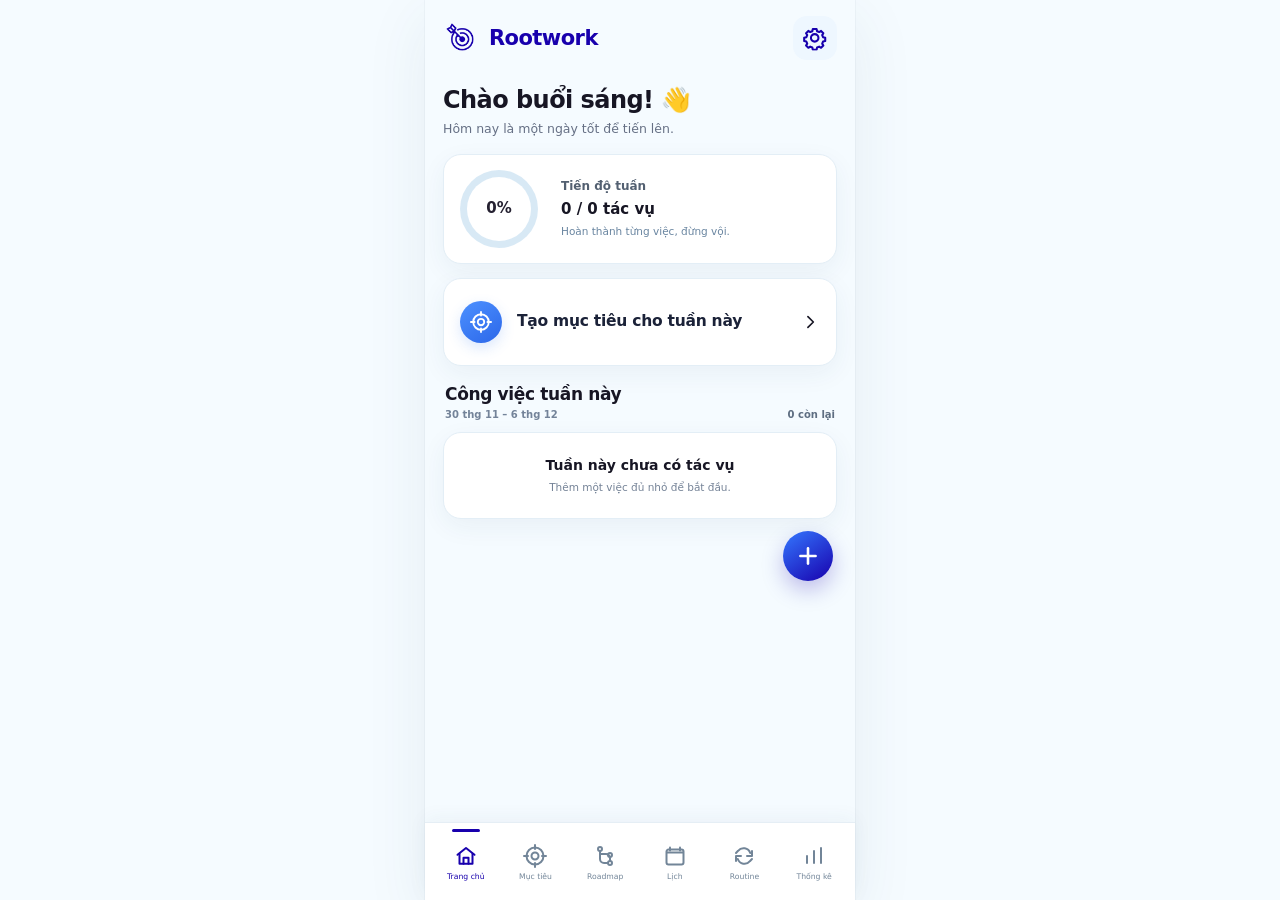
<file: index.html>
<!DOCTYPE html>
<html lang="vi">
<head>
  <meta charset="UTF-8" />
  <meta name="viewport" content="width=device-width,initial-scale=1,minimum-scale=1,maximum-scale=1,user-scalable=no,viewport-fit=cover,interactive-widget=resizes-content" />
  <meta name="description" content="Rootwork — mục tiêu, tác vụ tuần, Roadmap, routine, lịch và tiến độ thực thi." />
  <meta name="theme-color" content="#F4FAFF" />
  <meta name="color-scheme" content="light" />
  <meta name="mobile-web-app-capable" content="yes" />
  <meta name="apple-mobile-web-app-capable" content="yes" />
  <meta name="apple-mobile-web-app-status-bar-style" content="default" />
  <meta name="apple-mobile-web-app-title" content="Rootwork" />
  <link rel="preload" as="image" href="brand/rootwork-mark.png?v=20260916-roadmap-r3" />
  <link rel="icon" href="brand/rootwork-icon.png?v=20260916-roadmap-r3" />
  <link rel="apple-touch-icon" href="brand/rootwork-icon.png?v=20260916-roadmap-r3" />
  <link rel="manifest" href="manifest.json?v=20260916-roadmap-r3" />
  <link rel="stylesheet" href="styles.css?v=20260916-roadmap-r3" />
  <link rel="stylesheet" href="flat-theme.css?v=20260916-roadmap-r3" />
  <link rel="stylesheet" href="artifact.css?v=20260916-roadmap-r3" />
  <link rel="stylesheet" href="layout-fix.css?v=20260916-roadmap-r3" />
  <link rel="stylesheet" href="roadmap.css?v=20260916-roadmap-r3" />
  <link rel="stylesheet" href="roadmap-fix.css?v=20260916-brand-r1" />
  <title>Rootwork</title>
</head>
<body>
  <div id="root">
    <div class="splash" role="status" aria-label="Rootwork đang khởi động">
      <div class="splash-lock">
        <img src="brand/rootwork-mark.png?v=20260916-roadmap-r3" alt="" class="splash-logo" draggable="false" />
        <strong>Rootwork</strong>
        <p>Nhỏ hôm nay, lớn ngày mai</p>
        <div class="splash-loader" aria-hidden="true">
          <span><i></i></span>
          <small>Đang khởi động...</small>
        </div>
      </div>
      <small class="splash-copyright">© 2026 Rootwork · @derekdaydoi</small>
    </div>
  </div>
  <script src="vendor/react.production.min.js"></script>
  <script src="vendor/react-dom.production.min.js"></script>
  <script src="domain.js"></script>
  <script src="store.js"></script>
  <script src="artifact-model.js?v=20260916-roadmap-r3"></script>
  <script src="roadmap-model.js?v=20260916-roadmap-r3"></script>
  <script src="ui-core.js?v=20260916-roadmap-r3"></script>
  <script src="ui-patch.js?v=20260916-roadmap-r3"></script>
  <script src="ui-views.js?v=20260916-roadmap-r3"></script>
  <script src="goal-edit-patch.js?v=20260916-roadmap-r3"></script>
  <script src="artifact-safety.js?v=20260916-roadmap-r3"></script>
  <script src="artifact-ui.js?v=20260916-roadmap-r3"></script>
  <script src="roadmap-ui.js?v=20260916-roadmap-r3"></script>
  <script src="roadmap-icons.js?v=20260916-roadmap-r3"></script>
  <script src="interaction-fix.js?v=20260916-roadmap-r3"></script>
  <script src="app-roadmap.js?v=20260916-roadmap-r3"></script>
</body>
</html>
</file>
<file: styles.css>
:root{
  --bg:#f5fbff;
  --surface:#ffffff;
  --ink:#171624;
  --muted:#667085;
  --line:#e3eef6;
  --primary:#1800ad;
  --primary-2:#3520d6;
  --primary-soft:#edf3ff;
  --splash:#afe2ff;
  --teal:#16b99a;
  --teal-soft:#e6fbf6;
  --blue:#3478f6;
  --blue-soft:#eaf2ff;
  --violet:#6f43e6;
  --violet-soft:#f0ebff;
  --danger:#f05a4f;
  --danger-soft:#fff0ee;
  --safe-bottom:env(safe-area-inset-bottom,0px);
  --safe-top:env(safe-area-inset-top,0px);
  font-family:"Open Sans",system-ui,-apple-system,"Segoe UI",sans-serif;
  color-scheme:light;
}
*{box-sizing:border-box;-webkit-tap-highlight-color:transparent}
html,body,#root{min-height:100%;margin:0;background:var(--bg)}
html:has(.splash),body:has(.splash){overflow:hidden;overscroll-behavior:none}
body{color:var(--ink);font:14px/1.45 "Open Sans",system-ui,-apple-system,"Segoe UI",sans-serif;-webkit-font-smoothing:antialiased;text-rendering:optimizeLegibility}
button,input,textarea,select{font:inherit;color:inherit}
button{cursor:pointer}
button:disabled{opacity:.45;cursor:default}
.hidden{display:none!important}
svg{display:block}

.shell{width:min(430px,100%);min-height:100dvh;margin:auto;padding:0 18px calc(88px + var(--safe-bottom));background:var(--bg)}
.page{padding-top:calc(var(--safe-top) + 12px)}
.dashboard-page{padding-top:6px}

.top{height:calc(66px + var(--safe-top));padding:calc(var(--safe-top) + 11px) 0 8px;display:flex;align-items:center;justify-content:space-between}
.brand{display:flex;align-items:center;gap:8px}
.brand-logo{width:30px;height:30px;object-fit:contain}
.brand strong{color:var(--primary);font-size:18px;line-height:1;font-weight:800;letter-spacing:-.45px}
.icon-btn{width:38px;height:38px;border:0;border-radius:13px;background:#eef7ff;color:var(--primary);display:grid;place-items:center}

.greeting{padding:11px 0 14px}
.greeting h1{margin:0;font-size:20px;line-height:1.2;font-weight:800;letter-spacing:-.45px}
.greeting p{margin:4px 0 0;color:var(--muted);font-size:11px;font-weight:600}

.screen-head{height:52px;display:flex;align-items:center;justify-content:space-between;margin-bottom:8px}
.screen-head h1{margin:0;font-size:24px;line-height:1.1;font-weight:800;letter-spacing:-.7px}
.circle{width:38px;height:38px;border:0;border-radius:50%;background:linear-gradient(145deg,#3478ff,var(--primary));color:#fff;display:grid;place-items:center;box-shadow:0 5px 14px rgba(24,0,173,.16)}
.today-chip,.period-chip{height:34px;padding:0 12px;border:0;border-radius:10px;background:#eef5ff;color:var(--primary);font-size:10px;font-weight:800}

.card{background:var(--surface);border:1px solid var(--line);border-radius:15px;box-shadow:0 5px 18px rgba(32,61,88,.045)}
.bar{height:7px;border-radius:99px;background:#e7eff7;overflow:hidden}
.bar.small{height:6px}
.bar i{display:block;height:100%;border-radius:inherit;background:linear-gradient(90deg,var(--primary),#4b38e4);transition:width .2s ease}

.week-progress{min-height:95px;padding:14px;display:grid;grid-template-columns:76px minmax(0,1fr);gap:14px;align-items:center}
.week-progress-copy{display:grid;gap:3px}
.week-progress-copy span{font-size:11px;color:#4f5b6a;font-weight:700}
.week-progress-copy strong{font-size:12px}
.week-progress-copy small{font-size:9.5px;color:#5482a7;font-weight:600}
.progress-ring{--ring-angle:0deg;--ring-size:62px;width:var(--ring-size);height:var(--ring-size);border-radius:50%;display:grid;place-items:center;background:conic-gradient(var(--primary) var(--ring-angle),#d8e9f5 0);position:relative}
.progress-ring:after{content:"";position:absolute;inset:7px;border-radius:50%;background:#fff}
.progress-ring>div{position:relative;z-index:1}
.progress-ring strong{font-size:14px;line-height:1;color:#252131;font-weight:800}

.mini-stats{display:grid;grid-template-columns:repeat(4,1fr);gap:7px;margin-top:10px}
.mini-stat{min-height:64px;padding:10px 4px;display:grid;align-content:center;justify-items:center;text-align:center}
.mini-stat strong{font-size:16px;line-height:1.1;font-weight:800}
.mini-stat span{margin-top:5px;font-size:8.5px;line-height:1.15;color:#596273;font-weight:700}
.mini-stat.blue strong{color:var(--primary)}
.mini-stat.teal strong{color:#008d70}
.mini-stat.violet strong{color:#3f31c7}
.mini-stat.danger strong{color:#e34438}

.section-title,.recent-title{display:flex;align-items:center;justify-content:space-between;margin:17px 2px 8px}
.section-title h2,.recent-title h2{margin:0;font-size:12.5px;font-weight:800;letter-spacing:-.2px}
.daily-chart{padding:13px 12px 11px}
.daily-bars{height:114px;display:grid;grid-template-columns:repeat(7,1fr);gap:7px;align-items:end}
.daily-bars>div{height:100%;display:grid;grid-template-rows:18px 1fr 17px;justify-items:center;align-items:end}
.daily-bars b{font-size:8px;color:#465262}
.daily-bars span{width:21px;height:74px;border-radius:5px;background:#dfedf7;overflow:hidden;display:flex;align-items:flex-end}
.daily-bars i{width:100%;min-height:3px;background:linear-gradient(#3778ff,var(--primary))}
.daily-bars small{font-size:8.5px;color:#516071;font-weight:700}

.segmented{display:grid;grid-auto-flow:column;grid-auto-columns:1fr;gap:5px;padding:3px;margin-bottom:12px;border-radius:12px;background:#edf4fa}
.segmented button{height:32px;padding:0 8px;border:0;border-radius:9px;background:transparent;color:#5b6778;font-size:9.5px;font-weight:700;white-space:nowrap}
.segmented button.active{background:linear-gradient(145deg,#3478ff,var(--primary));color:#fff;box-shadow:0 3px 8px rgba(24,0,173,.12)}

.goal-list,.routine-list{display:grid;gap:10px}
.goal-card{overflow:hidden}
.goal-card header{padding:12px 12px 10px;display:grid;grid-template-columns:40px minmax(0,1fr) auto;gap:10px;align-items:center}
.goal-card header>div{display:grid;min-width:0}
.goal-card header strong{font-size:12px;white-space:nowrap;overflow:hidden;text-overflow:ellipsis}
.goal-card header small{margin-top:2px;font-size:8.8px;color:var(--muted);white-space:nowrap;overflow:hidden;text-overflow:ellipsis}
.goal-card header>b{font-size:10px;color:#394355}
.goal-card>.bar{margin:0 12px 8px}
.goal-task-label{padding:7px 12px;border-top:1px solid #edf3f8;display:flex;align-items:center;justify-content:space-between}
.goal-task-label span{font-size:9px;color:#5f6978;font-weight:700}
.tile-icon{width:38px;height:38px;border-radius:10px;display:grid;place-items:center;flex:0 0 auto}
.tile-icon.teal{background:linear-gradient(145deg,#20c6a4,#0ba98a);color:#fff}
.tile-icon.blue{background:linear-gradient(145deg,#4b8cff,#2c67e9);color:#fff}
.tile-icon.violet{background:linear-gradient(145deg,#8456ee,#6639d5);color:#fff}

.task-list{border-top:1px solid #edf3f8}
.task{min-height:40px;padding:6px 12px;display:grid;grid-template-columns:20px minmax(0,1fr) auto;gap:9px;align-items:center;border-bottom:1px solid #edf3f8}
.task>div{display:grid;min-width:0}
.task strong{font-size:10.5px;white-space:nowrap;overflow:hidden;text-overflow:ellipsis}
.task small{font-size:8.5px;color:var(--muted);white-space:nowrap;overflow:hidden;text-overflow:ellipsis}
.task>span{font-size:8.5px;color:#657184}
.task.done strong{text-decoration:line-through;color:#9aa4b2}
.check{width:19px;height:19px;padding:0;border:1.5px solid #a9bac8;border-radius:5px;background:#fff;color:#fff;display:grid;place-items:center}
.check.checked{border-color:#19b99a;background:#19b99a}
.add-row{width:100%;height:38px;border:0;background:#fbfdff;color:#4b5b70;display:flex;align-items:center;justify-content:center;gap:6px;font-size:9px;font-weight:700}
.empty{padding:28px 18px;text-align:center}
.empty h3{margin:0 0 5px;font-size:14px}
.empty p{margin:0 auto 14px;color:var(--muted);font-size:10px}
.primary,.secondary{min-height:43px;border-radius:11px;padding:0 15px;font-weight:800;font-size:11px}
.primary{border:0;background:linear-gradient(90deg,var(--primary),#4937dc);color:#fff}
.secondary{border:1px solid var(--line);background:#fff}

.calendar-panel{padding:2px 0 4px}
.month-nav{height:44px;display:grid;grid-template-columns:36px 1fr 36px;align-items:center}
.month-nav button{width:34px;height:34px;border:0;background:transparent;display:grid;place-items:center}
.month-nav strong{text-align:center;font-size:13px;text-transform:capitalize}
.weekdays,.calendar-grid{display:grid;grid-template-columns:repeat(7,1fr)}
.weekdays{height:34px;align-items:center}
.weekdays span{text-align:center;font-size:8.5px;color:#698097;font-weight:800}
.calendar-grid{row-gap:3px}
.calendar-day{position:relative;height:42px;border:0;background:transparent;border-radius:9px;color:#26313f;display:grid;place-items:center;padding:0}
.calendar-day span{position:relative;z-index:1;font-size:10px}
.calendar-day.outside{color:#c6d0d9}
.calendar-day.selected{background:linear-gradient(145deg,#4b7eff,var(--primary));color:#fff;box-shadow:0 5px 11px rgba(24,0,173,.12)}
.calendar-day.today:not(.selected) span{color:var(--primary);font-weight:800}
.calendar-day i{position:absolute;bottom:4px;width:4px;height:4px;border-radius:50%;background:#3578f7}
.calendar-day i.some{background:#7855e7}
.calendar-day.selected i{background:#fff}
.day-caption{margin:15px 1px 8px;display:flex;align-items:center;justify-content:space-between}
.day-caption strong{font-size:11px;text-transform:capitalize}
.day-caption span{font-size:9px;color:#47719d}
.day-detail{overflow:hidden}
.cal-row{min-height:47px;padding:7px 11px;display:grid;grid-template-columns:20px minmax(0,1fr);gap:9px;align-items:center;border-bottom:1px solid #edf3f8}
.cal-row>div{display:grid;min-width:0}
.cal-row strong{font-size:10.5px;white-space:nowrap;overflow:hidden;text-overflow:ellipsis}
.cal-row small{font-size:8.5px;color:#5d7994}
.empty-day{margin:0;padding:20px;text-align:center;color:var(--muted);font-size:10px}

.routine-card{padding:12px}
.routine-card header{display:grid;grid-template-columns:40px minmax(0,1fr) 48px;gap:10px;align-items:center}
.routine-card header>div{display:grid;min-width:0}
.routine-card header strong{font-size:12px;white-space:nowrap;overflow:hidden;text-overflow:ellipsis}
.routine-card header small{font-size:9px;color:#5e7a96;margin-top:2px}
.routine-card .progress-ring strong{font-size:9px}
.routine-card .progress-ring:after{inset:5px}
.routine-days{display:grid;grid-template-columns:repeat(7,1fr);gap:4px;margin-top:12px}
.routine-days button{height:43px;padding:3px 1px;border:0;background:transparent;color:#7e8d9c;display:grid;justify-items:center;align-content:center;gap:3px}
.routine-days button span{font-size:7.5px;font-weight:800}
.routine-days button b{width:20px;height:20px;border:1px solid #d4e2ec;border-radius:50%;display:grid;place-items:center;font-size:8px;font-weight:700;background:#fff}
.routine-days button.checked{color:var(--primary)}
.routine-days button.checked b{border-color:var(--primary);background:var(--primary);color:#fff}

.progress-kpis{display:grid;grid-template-columns:repeat(3,1fr);gap:7px}
.progress-kpis article{min-height:68px;padding:9px 5px;display:grid;align-content:center;justify-items:center;text-align:center}
.progress-kpis strong{font-size:16px;line-height:1.1;font-weight:800}
.progress-kpis small{margin-top:5px;font-size:7.7px;line-height:1.2;color:#5f6b7c}
.progress-kpis article:first-child strong{color:#128d70}
.progress-kpis article:nth-child(2) strong{color:#3025c4}
.progress-kpis article:nth-child(3) strong{color:#e45247}
.goal-progress-list{padding:5px 12px}
.goal-progress-list>div{min-height:49px;display:grid;grid-template-columns:30px minmax(0,1fr) 94px 33px;gap:8px;align-items:center;border-bottom:1px solid #edf3f8}
.goal-progress-list>div:last-child{border-bottom:0}
.goal-progress-list .tile-icon{width:28px;height:28px;border-radius:8px}
.goal-progress-list strong{font-size:9.5px;white-space:nowrap;overflow:hidden;text-overflow:ellipsis}
.goal-progress-list b{font-size:9px;text-align:right}
.weekly-chart{padding:12px}
.weekly-chart>div{height:135px;display:grid;grid-template-columns:repeat(4,1fr);gap:13px;align-items:end}
.weekly-chart section{height:100%;display:grid;grid-template-rows:18px 1fr 20px;justify-items:center;align-items:end}
.weekly-chart b{font-size:8px}
.weekly-chart span{width:27px;height:90px;border-radius:5px;background:#e3edf6;overflow:hidden;display:flex;align-items:flex-end}
.weekly-chart i{width:100%;background:linear-gradient(#4e83ff,var(--primary))}
.weekly-chart small{font-size:8px;color:#5c6879;font-weight:700}
.activity-card{min-height:68px;padding:11px 13px;display:grid;grid-template-columns:39px minmax(0,1fr) 30px;gap:10px;align-items:center}
.activity-icon{width:36px;height:36px;border-radius:50%;display:grid;place-items:center;background:#eef4ff;color:#2e43c8}
.activity-card>div{display:grid}
.activity-card strong{font-size:12px}
.activity-card small{font-size:8.5px;color:var(--muted)}
.mini-bars{color:#2c62e8}
.achievement{min-height:63px;padding:10px 12px;display:grid;grid-template-columns:38px 1fr;gap:10px;align-items:center}
.achievement>span{width:36px;height:36px;border-radius:10px;background:linear-gradient(145deg,#1bc4a1,#08a987);color:#fff;display:grid;place-items:center}
.achievement>div{display:grid}
.achievement strong{font-size:11px}
.achievement small{font-size:8.5px;color:var(--muted)}

.nav{position:fixed;z-index:40;left:50%;bottom:0;transform:translateX(-50%);width:min(430px,100%);height:calc(72px + var(--safe-bottom));padding:6px 7px var(--safe-bottom);display:grid;grid-template-columns:repeat(5,1fr);align-items:center;background:rgba(255,255,255,.985);border-top:1px solid #dfeaf3;backdrop-filter:blur(12px);-webkit-backdrop-filter:blur(12px)}
.nav button{height:57px;border:0;background:transparent;border-radius:10px;color:#6d8295;display:grid;justify-items:center;align-content:center;gap:4px;padding:0}
.nav span{font-size:8px;font-weight:700}
.nav button.active{color:var(--primary)}
.nav button.active span{font-weight:800}

.modal-bg{position:fixed;z-index:100;inset:0;padding:12px;background:rgba(21,25,46,.27);display:flex;align-items:flex-end;justify-content:center;backdrop-filter:blur(3px);-webkit-backdrop-filter:blur(3px)}
.modal{width:min(420px,100%);max-height:84dvh;overflow:auto;border-radius:18px;background:#fff;box-shadow:0 22px 66px rgba(25,34,57,.2)}
.modal>header{position:sticky;top:0;z-index:2;min-height:54px;padding:0 14px;display:flex;align-items:center;justify-content:space-between;background:#fff;border-bottom:1px solid #edf3f8}
.modal h2{margin:0;font-size:16px}
.modal>header button{width:34px;height:34px;border:0;border-radius:50%;background:#f1f6fa;display:grid;place-items:center}
.form,.settings{padding:14px;display:grid;gap:12px}
.field{display:grid;gap:6px}
.field>span{font-size:9px;color:#596679;font-weight:800}
.field input,.field textarea,.field select{width:100%;border:1px solid #cfe0ec;border-radius:10px;background:#fff;padding:10px 11px;outline:0;font-size:11px}
.field input:focus,.field textarea:focus,.field select:focus{border-color:#7769e9;box-shadow:0 0 0 3px rgba(24,0,173,.08)}
.choice{padding:3px;display:grid;grid-template-columns:1fr 1fr;gap:3px;border-radius:11px;background:#edf4fa}
.choice button{height:34px;border:0;border-radius:8px;background:transparent;font-size:9px}
.choice button.active{background:#fff;color:var(--primary);font-weight:800}
.settings p{margin:2px 0 0;color:var(--muted);font-size:9px}

.splash{position:fixed;z-index:1000;inset:0;width:100%;height:100dvh;min-height:100dvh;overflow:hidden;touch-action:none;overscroll-behavior:none;background:var(--splash);display:grid;place-items:center;animation:splash-exit .24s 1.72s ease forwards}
.splash-rings{position:absolute;left:50%;top:50%;width:210px;height:210px;transform:translate(-50%,-56%);pointer-events:none}
.splash-rings i{position:absolute;inset:0;border:1px solid rgba(255,255,255,.23);border-radius:50%}
.splash-rings i:nth-child(2){inset:23px;border-color:rgba(255,255,255,.19)}
.splash-rings i:nth-child(3){inset:47px;border-color:rgba(255,255,255,.16)}
.splash-lock{position:relative;z-index:1;display:grid;justify-items:center;transform:translateY(-1.5vh)}
.splash-logo{width:116px;height:116px;object-fit:contain}
.splash-lock>strong{margin-top:1px;color:var(--primary);font-size:34px;line-height:1;font-weight:800;letter-spacing:-1.25px}
.splash-lock>p{margin:8px 0 0;color:#332777;font-size:11px;font-weight:600}
.splash-loader{width:142px;margin-top:42px;display:grid;gap:9px;justify-items:center;opacity:0;animation:loader-show .15s .55s linear forwards}
.splash-loader>span{width:142px;height:6px;border-radius:99px;background:rgba(102,181,228,.34);overflow:hidden}
.splash-loader>span i{display:block;width:0;height:100%;border-radius:inherit;background:var(--primary);animation:loader-progress .92s .58s cubic-bezier(.3,.75,.25,1) forwards}
.splash-loader small{font-size:8.5px;color:#5b68a3;font-weight:700}
.splash-copyright{position:absolute;left:0;right:0;bottom:calc(28px + var(--safe-bottom));text-align:center;color:rgba(24,0,173,.58);font-size:8px;font-weight:600}
@keyframes loader-show{to{opacity:1}}
@keyframes loader-progress{to{width:100%}}
@keyframes splash-exit{to{opacity:0;visibility:hidden;pointer-events:none}}
@media (prefers-reduced-motion:reduce){.splash{animation-delay:.45s}.splash-loader{opacity:1;animation:none}.splash-loader>span i{width:100%;animation:none}}
@media (min-width:700px){body{background:#eaf6fd}.shell{box-shadow:0 0 0 1px rgba(30,79,112,.04),0 18px 60px rgba(39,80,108,.08)}}
@media (max-width:355px){.shell{padding-left:14px;padding-right:14px}.mini-stats{gap:4px}.mini-stat span{font-size:7.8px}.segmented button{font-size:8.6px;padding:0 4px}.goal-progress-list>div{grid-template-columns:28px minmax(0,1fr) 78px 30px}.routine-days{gap:1px}}
</file>
<file: flat-theme.css>
/* Rootwork flat-color override — canonical brand colors, no blended gradients. */
:root{
  --primary:#1800AD;
  --primary-2:#1800AD;
  font-family:-apple-system,BlinkMacSystemFont,"Segoe UI",Roboto,Helvetica,Arial,sans-serif;
}
html,body,#root{width:100%;max-width:100%;overflow-x:hidden;overscroll-behavior:none}
body,button,input,textarea,select{font-family:-apple-system,BlinkMacSystemFont,"Segoe UI",Roboto,Helvetica,Arial,sans-serif;font-weight:400}
.shell{max-width:430px;overflow-x:clip}

/* Primary brand surfaces use the original Rootwork indigo directly. */
.circle,
.bar i,
.daily-bars i,
.segmented button.active,
.primary,
.calendar-day.selected,
.weekly-chart i{
  background:#1800AD;
}

/* Semantic accents stay solid as well — no mixed shades. */
.tile-icon.teal,
.achievement>span{background:#16B99A}
.tile-icon.blue{background:#3478F6}
.tile-icon.violet{background:#6F43E6}

/* Typography: system app font, fewer heavy weights. */
strong,b{font-weight:600!important}
h1,.greeting h1,.screen-head h1,.brand strong,.splash-lock>strong{font-weight:700!important}
h2,h3,.section-title h2,.recent-title h2,.modal h2{font-weight:600!important}
button,.segmented button,.today-chip,.period-chip,.nav span,.field>span,.goal-task-label span,.weekdays span,.routine-days button span{font-weight:500!important}
small,.greeting p,.week-progress-copy small,.goal-card header small,.routine-card header small,.activity-card small,.achievement small{font-weight:400!important}
.week-progress-copy span,.mini-stat span,.daily-bars small{font-weight:500!important}

/* Splash: clean mark + copy + loader only. */
.splash-rings{display:none!important}
.splash-logo{width:132px;height:132px}

/* Tasks: one canonical green briefcase glyph. */
.task{min-height:50px;grid-template-columns:20px 30px minmax(0,1fr) auto 30px;gap:7px}
.task-icon{width:30px;height:30px;border-radius:8px;display:grid;place-items:center;color:#fff!important;flex:0 0 30px;background:#16B99A!important}
.task-icon.blue,.task-icon.teal,.task-icon.violet{background:#16B99A!important}
.task-time{font-size:8.5px!important;color:#657184!important;white-space:nowrap}
.task-copy{min-width:0;padding:0;border:0;background:transparent;display:grid;text-align:left;justify-items:start;align-content:center}
.task-copy strong,.task-copy small{max-width:100%;white-space:nowrap;overflow:hidden;text-overflow:ellipsis}
.task-copy strong{font-size:10.5px}
.task-copy small{font-size:8.5px;color:var(--muted)}
.edit-btn{width:30px;height:30px;padding:0;border:0;border-radius:9px;background:#EEF3F8;color:#1800AD;display:grid;place-items:center;cursor:pointer}
.edit-btn:active{transform:scale(.96)}

/* Calendar task rows use the same task identity and editing affordance. */
.cal-row{grid-template-columns:20px 30px minmax(0,1fr) 30px;gap:7px}

/* Routine cards: one violet repeat icon and direct editing. */
.routine-card header{grid-template-columns:40px minmax(0,1fr) auto}
.routine-tools{display:flex!important;align-items:center;gap:7px;min-width:auto!important}
.routine-edit{width:28px;height:28px;border-radius:8px}

/* Goal cards: one blue target icon and direct editing. */
.goal-card header{grid-template-columns:40px minmax(0,1fr) auto}
.goal-tools{display:flex!important;align-items:center;gap:7px;min-width:auto!important}
.goal-tools>b{font-size:10px;color:#394355;font-weight:600}
.goal-edit{width:28px;height:28px;border-radius:8px}

/* Static period label: no fake dropdown affordance. */
.period-chip{font-size:0!important;pointer-events:none}
.period-chip::after{content:"4 tuần qua";font-size:11px;font-weight:500}

/* Prevent iOS focus zoom, pinch wobble and modal overscroll. */
.modal-bg{overscroll-behavior:none;touch-action:pan-y}
.modal{max-width:100%;overscroll-behavior:contain;-webkit-overflow-scrolling:touch}
.field input,.field textarea,.field select{font-size:16px!important;line-height:1.35}
.form{overscroll-behavior:contain}

@media(max-width:355px){
  .task{grid-template-columns:19px 28px minmax(0,1fr) 28px}
  .task-time{display:none}
  .task-icon{width:28px;height:28px;flex-basis:28px}
}
</file>
<file: artifact.css>
/* Rootwork Artifact V1 — mockup-inspired product surfaces. */
:root{
  --artifact-blue:#3478f6;
  --artifact-blue-soft:#eaf4ff;
  --artifact-indigo:#1800ad;
  --artifact-green:#15a67a;
  --artifact-green-soft:#e9f8f2;
  --artifact-orange:#df7f39;
  --artifact-orange-soft:#fff3e8;
  --artifact-red:#e15047;
  --artifact-red-soft:#fff0ee;
  --artifact-shadow:0 9px 30px rgba(42,76,112,.075);
}

/* Shared artifact language */
.artifact-icon{width:38px;height:38px;border-radius:11px;display:grid;place-items:center;flex:0 0 auto;color:var(--artifact-indigo);background:linear-gradient(145deg,#e6f4ff,#cce9ff);border:1px solid #d3eafb}
.artifact-status{display:inline-flex;align-items:center;justify-content:center;min-height:22px;padding:0 8px;border-radius:999px;font-size:8px;font-weight:800;white-space:nowrap}
.artifact-status.active{color:#1b62dc;background:#e6f1ff}
.artifact-status.success{color:#088862;background:var(--artifact-green-soft)}
.artifact-status.upcoming{color:#b56726;background:var(--artifact-orange-soft)}
.artifact-status.danger{color:#c44036;background:var(--artifact-red-soft)}
.artifact-status.paused{color:#675486;background:#f0ebf8}

/* Dashboard */
.artifact-dashboard{padding-top:4px}
.artifact-greeting{padding-top:8px}
.dashboard-progress{display:grid;grid-template-columns:72px minmax(0,1fr);align-items:center;gap:13px;padding:13px 14px;min-height:92px;box-shadow:var(--artifact-shadow)}
.dashboard-progress>div:last-child{display:grid;gap:3px}
.dashboard-progress span{font-size:10px;color:#536071;font-weight:700}
.dashboard-progress strong{font-size:13px}
.dashboard-progress small{font-size:8.6px;color:#6985a0}
.artifact-section-head{display:flex;align-items:center;justify-content:space-between;margin:17px 2px 8px}
.artifact-section-head h2{margin:0;font-size:12.5px;font-weight:800;letter-spacing:-.2px}
.artifact-section-head button{border:0;background:transparent;color:var(--artifact-indigo);font-size:9px;font-weight:800;padding:4px 0}
.artifact-section-head>span{font-size:8.5px;color:#718093;font-weight:700}
.task-section-head{margin-top:16px}
.artifact-empty{width:100%;border:1px dashed #bcdaf0;min-height:82px;padding:12px;display:grid;grid-template-columns:38px minmax(0,1fr) 24px;gap:10px;align-items:center;text-align:left;color:inherit;background:linear-gradient(135deg,#fff,#f1f9ff);box-shadow:none}
.artifact-empty>div{display:grid;gap:2px}
.artifact-empty strong{font-size:11px}
.artifact-empty small{font-size:8.5px;color:#6d7a8a}
.dashboard-task-list{overflow:hidden;box-shadow:var(--artifact-shadow)}
.dashboard-clear{padding:20px 15px;display:grid;gap:3px;text-align:center}
.dashboard-clear strong{font-size:11px}
.dashboard-clear small{font-size:8.8px;color:#758295}

/* Artifact cards/list */
.artifact-card{width:100%;padding:12px;border:1px solid #dfebf4;background:#fff;text-align:left;color:inherit;box-shadow:var(--artifact-shadow);display:block}
.artifact-card-top{display:grid;grid-template-columns:38px minmax(0,1fr) auto;align-items:center;gap:10px}
.artifact-card-title{display:grid;min-width:0;gap:2px}
.artifact-card-title strong{font-size:11px;line-height:1.25;white-space:nowrap;overflow:hidden;text-overflow:ellipsis}
.artifact-card-title small{font-size:8.5px;color:#65758a;font-weight:700}
.artifact-card-progress{display:flex;align-items:center;justify-content:space-between;margin-top:11px;font-size:8.3px;color:#647389;font-weight:700}
.artifact-card-progress b{font-size:9px;color:#4a596d}
.artifact-progress-track{height:6px;border-radius:99px;background:#e7eff6;overflow:hidden;margin-top:5px}
.artifact-progress-track i{display:block;height:100%;border-radius:inherit;background:linear-gradient(90deg,#4586ff,var(--artifact-indigo));transition:width .2s ease}
.artifacts-page{padding-top:calc(var(--safe-top) + 12px)}
.artifact-page-head{min-height:61px;display:flex;align-items:center;justify-content:space-between;gap:10px}
.artifact-page-head h1{margin:0;font-size:25px;line-height:1.05;font-weight:850;letter-spacing:-.8px}
.artifact-page-head p{margin:4px 0 0;font-size:8.7px;color:#748194;font-weight:600}
.artifact-filters{display:flex;gap:5px;overflow-x:auto;padding:4px 1px 12px;scrollbar-width:none}
.artifact-filters::-webkit-scrollbar{display:none}
.artifact-filters button{height:31px;padding:0 11px;border:1px solid #dfeaf3;border-radius:999px;background:#fff;color:#5f6b7b;font-size:8.4px;font-weight:800;white-space:nowrap}
.artifact-filters button.active{color:#fff;border-color:transparent;background:linear-gradient(145deg,#3c72ff,var(--artifact-indigo));box-shadow:0 4px 12px rgba(24,0,173,.15)}
.artifact-list{display:grid;gap:10px}
.artifact-list-empty{margin-top:5px}

/* Artifact detail */
.artifact-detail-page{padding-top:calc(var(--safe-top) + 5px)}
.artifact-detail-nav{height:42px;display:flex;align-items:center;justify-content:space-between}
.artifact-detail-nav button,.back-link{width:34px;height:34px;border:0;border-radius:10px;background:#eef7ff;color:var(--artifact-indigo);display:grid;place-items:center}
.back-link{width:auto;padding:0 10px;margin-bottom:10px}
.artifact-detail-hero{padding:6px 2px 12px}
.artifact-detail-title{display:flex;align-items:center;gap:10px}
.artifact-detail-title>div{display:flex;min-width:0;align-items:center;gap:8px;flex-wrap:wrap}
.artifact-detail-title h1{margin:0;font-size:16px;line-height:1.2;font-weight:850;letter-spacing:-.4px}
.artifact-detail-hero>p{margin:10px 0 8px;font-size:9.4px;line-height:1.55;color:#66778c}
.artifact-detail-range{display:flex;align-items:center;gap:6px;color:#596a7f}
.artifact-detail-range strong{font-size:9px}
.artifact-timeline-card{padding:13px 14px;box-shadow:var(--artifact-shadow)}
.artifact-card-heading{display:flex;align-items:center;justify-content:space-between}
.artifact-card-heading h2{margin:0;font-size:11.5px}
.artifact-card-heading span{font-size:8.3px;color:#4f70a2;font-weight:800}
.timeline-labels{display:flex;align-items:center;justify-content:space-between;margin-top:9px;font-size:8px;color:#6a7b90;font-weight:700}
.artifact-timeline{height:8px;border-radius:99px;background:#e2ecf5;position:relative;margin-top:7px}
.artifact-timeline i{display:block;height:100%;border-radius:inherit;background:linear-gradient(90deg,#6aa9ff,var(--artifact-indigo))}
.artifact-timeline b{position:absolute;top:50%;width:10px;height:10px;border:2px solid #fff;border-radius:50%;background:var(--artifact-indigo);transform:translateY(-50%);box-shadow:0 0 0 2px #8cb7ff}
.timeline-note{display:block;margin-top:8px;font-size:7.7px;line-height:1.4;color:#8994a3}
.artifact-stats{display:grid;grid-template-columns:repeat(3,1fr);gap:7px;margin-top:9px}
.artifact-stats article{min-height:66px;padding:9px 4px;display:grid;align-content:center;justify-items:center;text-align:center}
.artifact-stats strong{font-size:17px;color:#2b3340}
.artifact-stats article.success strong{color:var(--artifact-green)}
.artifact-stats small{font-size:7.7px;color:#68778a;font-weight:700}
.detail-task-head{margin-top:16px}
.linked-task-list{overflow:hidden;box-shadow:var(--artifact-shadow)}
.artifact-actions{display:grid;grid-template-columns:1fr 1fr;gap:7px;margin-top:12px}
.artifact-actions>:only-child{grid-column:1/-1}

/* Forms / destructive action */
.date-pair{display:grid;grid-template-columns:1fr 1fr;gap:8px}
.danger-button{min-height:40px;border:1px solid #f3c5c1;border-radius:11px;background:#fff6f5;color:#c84339;font-size:10px;font-weight:800}
.form .danger-button{margin-top:3px}

/* Calendar V2 */
.calendar-v2{padding-top:calc(var(--safe-top) + 9px)}
.calendar-title-row{height:46px;display:flex;align-items:center;justify-content:space-between}
.calendar-title-row h1{margin:0;font-size:25px;font-weight:850;letter-spacing:-.7px}
.calendar-v2-panel{padding:2px 8px 9px;overflow:hidden;box-shadow:var(--artifact-shadow)}
.calendar-v2-nav{height:42px}
.calendar-v2-nav strong{font-size:12.5px;text-transform:capitalize}
.calendar-v2-weekdays{height:26px;padding:0 1px}
.calendar-v2-weekdays span{font-size:8px}
.calendar-v2-weeks{border-top:1px solid #edf2f7}
.calendar-week-row{height:61px;position:relative;border-bottom:1px solid #edf2f7}
.calendar-week-row:last-child{border-bottom:0}
.calendar-week-days{position:absolute;inset:0;display:grid;grid-template-columns:repeat(7,1fr)}
.calendar-v2-day{height:100%;padding:7px 0 22px;border:0;border-right:1px solid #f0f4f8;background:transparent;position:relative;color:#283444;display:flex;justify-content:center;align-items:flex-start}
.calendar-v2-day:last-child{border-right:0}
.calendar-v2-day span{width:24px;height:24px;border-radius:50%;display:grid;place-items:center;font-size:9.5px;position:relative;z-index:2}
.calendar-v2-day.outside{color:#bac4cf}
.calendar-v2-day.today span{font-weight:850;color:var(--artifact-indigo)}
.calendar-v2-day.selected span{background:var(--artifact-indigo);color:#fff;box-shadow:0 4px 10px rgba(24,0,173,.2)}
.calendar-v2-day i{position:absolute;top:31px;width:4px;height:4px;border-radius:50%;background:#7054df}
.calendar-v2-day i.done{background:#14a67a}
.calendar-artifact-range{position:absolute;height:9px;padding:0 5px;border:0;border-radius:999px;z-index:4;overflow:hidden;text-overflow:ellipsis;white-space:nowrap;text-align:left;font-size:6.8px;font-weight:800;line-height:9px;box-shadow:0 1px 3px rgba(44,75,108,.08)}
.calendar-artifact-range.active{color:#135cca;background:#a9d7ff}
.calendar-artifact-range.success{color:#057c5a;background:#b7ecd9}
.calendar-artifact-range.upcoming{color:#8a5c19;background:#ffe0ad}
.calendar-artifact-range.danger{color:#a93a34;background:#ffc8c3}
.calendar-artifact-range.paused{color:#5b4290;background:#dfd2ff}
.calendar-picked-head{padding:14px 2px 7px}
.calendar-picked-head>div{display:grid;gap:2px}
.calendar-picked-head strong{font-size:11px;text-transform:capitalize}
.calendar-picked-head small{font-size:8.2px;color:#71839a}
.picked-artifacts{display:grid;gap:6px;margin-bottom:8px}
.picked-artifacts>button{min-height:49px;padding:7px 9px;border:1px solid #dcebf5;border-radius:13px;background:linear-gradient(135deg,#fff,#f2f9ff);display:grid;grid-template-columns:34px minmax(0,1fr) auto;align-items:center;gap:8px;text-align:left;color:inherit}
.picked-artifacts .artifact-icon{width:34px;height:34px;border-radius:9px}
.picked-artifacts>button>div{display:grid;gap:1px;min-width:0}
.picked-artifacts strong{font-size:9.5px;white-space:nowrap;overflow:hidden;text-overflow:ellipsis}
.picked-artifacts small{font-size:7.7px;color:#718198}
.calendar-day-card{overflow:hidden;box-shadow:var(--artifact-shadow)}
.calendar-task-wrap{position:relative;border-bottom:1px solid #edf3f8}
.calendar-task-wrap:last-of-type{border-bottom:0}
.calendar-task-wrap .task{border-bottom:0;padding-bottom:4px}
.task-artifact-link{margin:0 12px 7px 49px;padding:0;border:0;background:transparent;color:#3f65a4;display:flex;align-items:center;gap:4px;font-size:7.8px;font-weight:800;max-width:calc(100% - 65px);white-space:nowrap;overflow:hidden;text-overflow:ellipsis}

/* Existing Task override alignment inside new surfaces */
.artifact-dashboard .task,.artifact-detail-page .task,.calendar-v2 .task{grid-template-columns:20px 27px minmax(0,1fr) auto auto;gap:8px;min-height:48px}
.artifact-dashboard .task-icon,.artifact-detail-page .task-icon,.calendar-v2 .task-icon{width:27px;height:27px;border-radius:8px;display:grid;place-items:center;background:#e8f7f3;color:#098a70}
.artifact-dashboard .task-copy,.artifact-detail-page .task-copy,.calendar-v2 .task-copy{border:0;background:transparent;padding:0;text-align:left;display:grid;min-width:0}
.artifact-dashboard .task-time,.artifact-detail-page .task-time,.calendar-v2 .task-time{font-size:7.7px;color:#758297}

/* Bottom navigation: keep all Rootwork core surfaces while adding Artifact. */
.nav.nav-v2{grid-template-columns:repeat(6,1fr);padding-left:max(4px,calc((100vw - min(430px,100vw))/2 + 4px));padding-right:max(4px,calc((100vw - min(430px,100vw))/2 + 4px));height:calc(67px + var(--safe-bottom));background:rgba(255,255,255,.96);backdrop-filter:blur(14px);border-top:1px solid #e5eef5;box-shadow:0 -4px 18px rgba(44,70,95,.045)}
.nav.nav-v2 button{min-width:0;gap:3px;padding:7px 1px calc(5px + var(--safe-bottom));font-size:7px}
.nav.nav-v2 button svg{width:20px;height:20px}
.nav.nav-v2 button.active{color:var(--artifact-indigo)}
.nav.nav-v2 button.active:before{content:"";position:absolute;top:3px;width:24px;height:3px;border-radius:99px;background:var(--artifact-indigo)}

@media (max-width:360px){
  .artifact-status{padding:0 6px;font-size:7px}
  .artifact-card-top{grid-template-columns:34px minmax(0,1fr) auto;gap:7px}
  .artifact-icon{width:34px;height:34px}
  .date-pair{grid-template-columns:1fr}
  .calendar-artifact-range{font-size:6px}
  .nav.nav-v2 button span{font-size:6.5px}
}
.nav.nav-v2{display:grid!important}
</file>
<file: layout-fix.css>
/* Rootwork shared UI correction — navigation, header and modal/mobile behavior. */

html{
  -webkit-text-size-adjust:100%;
  text-size-adjust:100%;
}

/* Header: keep brand and Settings on the same optical axis. */
.top{
  height:calc(72px + var(--safe-top));
  padding:calc(var(--safe-top) + 14px) 0 10px;
  display:flex;
  align-items:center;
  justify-content:space-between;
}
.brand{
  display:flex;
  align-items:center;
  gap:9px;
  min-height:44px;
}
.icon-btn{
  width:44px;
  height:44px;
  min-width:44px;
  min-height:44px;
  padding:0;
  margin:0;
  border:0;
  border-radius:14px;
  background:#eef7ff;
  color:var(--primary);
  display:flex;
  align-items:center;
  justify-content:center;
  align-self:center;
  line-height:0;
}
.icon-btn svg{
  width:25px;
  height:25px;
  flex:0 0 25px;
  display:block;
  margin:0;
  transform:translate(-.8px,-.6px);
  transform-origin:center;
}

/* Normalize every icon-only button so glyphs do not inherit baseline offsets. */
.icon-btn,
.circle,
.edit-btn,
.modal>header button,
.artifact-detail-nav button,
.month-nav button{
  line-height:0;
}
.icon-btn svg,
.circle svg,
.edit-btn svg,
.modal>header button svg,
.artifact-detail-nav button svg,
.month-nav button svg{
  display:block;
  margin:auto;
  pointer-events:none;
}

/* Bottom navigation: each destination owns one equal-width centered cell. */
.nav.nav-v2{
  display:grid!important;
  grid-template-columns:repeat(6,minmax(0,1fr));
  align-items:stretch;
  width:min(430px,100%);
  height:calc(78px + var(--safe-bottom));
  padding:4px 6px var(--safe-bottom);
  background:rgba(255,255,255,.97);
  border-top:1px solid #e5eef5;
  box-shadow:0 -4px 18px rgba(44,70,95,.05);
  backdrop-filter:blur(14px);
  -webkit-backdrop-filter:blur(14px);
}
.nav.nav-v2 button{
  position:relative;
  width:100%;
  min-width:0;
  height:70px;
  margin:0;
  padding:9px 1px 7px;
  border:0;
  border-radius:10px;
  background:transparent;
  color:#728598;
  display:flex;
  flex-direction:column;
  align-items:center;
  justify-content:center;
  gap:5px;
  line-height:1;
  text-align:center;
}
.nav.nav-v2 button svg{
  width:24px;
  height:24px;
  flex:0 0 24px;
  display:block;
  margin:0 auto;
}
.nav.nav-v2 button span{
  display:block;
  width:100%;
  margin:0;
  padding:0;
  font-size:8px;
  font-weight:700;
  line-height:1.1;
  text-align:center;
  white-space:nowrap;
}
.nav.nav-v2 button.active{color:var(--artifact-indigo)}
.nav.nav-v2 button.active span{font-weight:800}
.nav.nav-v2 button.active:before{
  content:"";
  position:absolute;
  top:2px;
  left:50%;
  width:28px;
  height:3px;
  border-radius:999px;
  background:var(--artifact-indigo);
  transform:translateX(-50%);
  pointer-events:none;
}

/* Shared modal system. Header is fixed in layout; form/settings own scrolling. */
.modal-bg{
  padding:10px 12px calc(10px + var(--safe-bottom));
  overflow:hidden;
  overscroll-behavior:none;
  touch-action:none;
}
.modal{
  width:min(404px,calc(100vw - 24px));
  max-width:404px;
  max-height:min(86dvh,780px);
  margin:0 auto;
  border-radius:20px;
  overflow:hidden;
  display:flex;
  flex-direction:column;
  overscroll-behavior:contain;
}
.modal>header{
  position:relative!important;
  top:auto!important;
  z-index:3;
  flex:0 0 60px;
  min-height:60px;
  padding:0 14px 0 16px;
  gap:12px;
  background:#fff;
  border-bottom:1px solid #edf3f8;
}
.modal h2{
  margin:0;
  font-size:20px;
  line-height:1.2;
  letter-spacing:-.25px;
}
.modal>header button{
  width:40px;
  height:40px;
  min-width:40px;
  min-height:40px;
  padding:0;
  display:grid;
  place-items:center;
}
.modal>header button svg{width:21px;height:21px}

.modal>form,
.modal>.settings{
  flex:1 1 auto;
  min-height:0;
  overflow-x:hidden;
  overflow-y:auto;
  -webkit-overflow-scrolling:touch;
  overscroll-behavior:contain;
  touch-action:pan-y;
}
.form,.settings{
  min-width:0;
  padding:16px 14px 18px;
  gap:12px;
}
.field{min-width:0;gap:6px}
.field>span{
  font-size:12px;
  line-height:1.25;
  color:#647286;
}
.field input,
.field textarea,
.field select{
  display:block;
  width:100%;
  min-width:0;
  max-width:100%;
  box-sizing:border-box;
  border-radius:12px;
  padding:10px 12px;
  font-size:16px!important;
  line-height:1.3;
}
.field input:not([type="date"]):not([type="time"]),
.field select{min-height:48px}
.field textarea{min-height:92px;resize:vertical}

/* iOS Safari native date/time controls require hard normalization. */
.field input[type="date"],
.field input[type="time"]{
  -webkit-appearance:none;
  appearance:none;
  display:block;
  width:100%;
  height:50px!important;
  min-height:50px!important;
  max-height:50px!important;
  padding:0 12px!important;
  margin:0;
  line-height:50px!important;
  text-align:left;
  background:#fff;
}
.field input[type="date"]::-webkit-date-and-time-value,
.field input[type="time"]::-webkit-date-and-time-value{
  min-height:50px;
  line-height:50px;
  text-align:left;
  margin:0;
}
.field input[type="date"]::-webkit-datetime-edit,
.field input[type="time"]::-webkit-datetime-edit{
  display:flex;
  align-items:center;
  min-height:50px;
  line-height:50px;
  padding:0;
}
.field input[type="date"]::-webkit-calendar-picker-indicator,
.field input[type="time"]::-webkit-calendar-picker-indicator{
  margin:0;
  padding:0;
}

.date-pair{
  display:grid;
  grid-template-columns:repeat(2,minmax(0,1fr));
  gap:8px;
  min-width:0;
  align-items:start;
}
.date-pair>.field{min-width:0}
.choice{min-height:42px;padding:3px}
.choice button{min-height:36px;font-size:13px}
.form .primary,
.settings .primary,
.settings .secondary,
.form .danger-button{
  min-height:48px;
  border-radius:12px;
  font-size:14px;
  line-height:1.2;
}
.form .danger-button{margin-top:2px}
.settings p{font-size:11px;line-height:1.45}

/* Prevent accidental intrinsic overflow from cards and form controls. */
.card,.task,.goal-card,.routine-card,.artifact-card,.calendar-v2-panel{min-width:0}
button,input,textarea,select{max-width:100%}

/* Narrow iPhones: use a single-column date layout; Safari date controls stay compact. */
@media (max-width:390px){
  .modal-bg{padding-left:10px;padding-right:10px}
  .modal{width:calc(100vw - 20px);max-width:none}
  .date-pair{grid-template-columns:1fr}
}

@media (max-width:360px){
  .nav.nav-v2{padding-left:3px;padding-right:3px}
  .nav.nav-v2 button{gap:4px;padding-left:0;padding-right:0}
  .nav.nav-v2 button svg{width:23px;height:23px;flex-basis:23px}
  .nav.nav-v2 button span{font-size:6.8px}
}
</file>
<file: roadmap.css>
/* Rootwork Roadmap polish — larger, calmer, mockup-faithful surfaces. */
:root{
  font-family:-apple-system,BlinkMacSystemFont,"Segoe UI",system-ui,sans-serif;
}
body,button,input,textarea,select{
  font-family:-apple-system,BlinkMacSystemFont,"Segoe UI",system-ui,sans-serif!important;
}
body{font-size:15px;line-height:1.5}
.card{border-radius:18px;box-shadow:0 8px 26px rgba(34,66,96,.06)}
.screen-head{height:58px;margin-bottom:10px}
.screen-head h1{font-size:27px;letter-spacing:-.8px}
.circle{width:44px;height:44px}

/* Global task/target scale: target tab should feel as substantial as Today. */
.goal-list{gap:14px}
.goal-card{border-radius:18px}
.goal-card header{
  min-height:72px;
  padding:15px 15px 12px;
  grid-template-columns:48px minmax(0,1fr) auto;
  gap:12px;
}
.goal-card header strong{font-size:15px;line-height:1.25}
.goal-card header small{margin-top:4px;font-size:11px;line-height:1.35}
.goal-card header>b,.goal-tools>b{font-size:12px}
.goal-card>.bar{margin:0 15px 12px;height:8px}
.goal-task-label{padding:10px 15px}
.goal-task-label span{font-size:11px}
.tile-icon{width:44px;height:44px;border-radius:13px}
.task{
  min-height:62px;
  padding:9px 14px;
  grid-template-columns:30px 34px minmax(0,1fr) auto 30px!important;
  gap:10px!important;
}
.task .check,.cal-row .check{
  width:29px!important;
  height:29px!important;
  border-radius:50%!important;
  border-width:2px!important;
}
.task .check.checked,.cal-row .check.checked{
  background:var(--primary)!important;
  border-color:var(--primary)!important;
  box-shadow:0 5px 14px rgba(24,0,173,.2);
}
.task-icon{width:34px!important;height:34px!important;border-radius:10px!important;display:grid;place-items:center}
.task-copy{font-size:inherit}
.task strong{font-size:13.5px;line-height:1.25}
.task small{margin-top:3px;font-size:10.5px;line-height:1.25}
.task-time{font-size:9.5px!important}
.edit-btn{width:30px;height:30px}
.add-row{height:46px;font-size:11.5px}
.segmented{padding:4px;margin-bottom:14px;border-radius:14px}
.segmented button{height:38px;font-size:11px;border-radius:10px}

/* Routine cards inherit the larger typography without changing their structure. */
.routine-list{gap:14px}
.routine-card{padding:15px;border-radius:18px}
.routine-card header{grid-template-columns:46px minmax(0,1fr) 54px;gap:12px}
.routine-card header strong{font-size:14px}
.routine-card header small{font-size:10.5px;margin-top:3px}
.routine-days{margin-top:14px}
.routine-days button{height:49px}
.routine-days button span{font-size:8.5px}
.routine-days button b{width:25px;height:25px;font-size:9px}

/* Modal font and Roadmap switch. */
.modal h2{font-size:21px}
.form,.settings{gap:14px}
.field>span{font-size:12.5px}
.form .primary,.settings .primary,.settings .secondary,.form .danger-button{
  min-height:50px;
  font-size:14.5px;
}
.roadmap-form-toggle{
  width:100%;
  min-height:64px;
  padding:10px 12px;
  border:1px solid #dbe8f3;
  border-radius:14px;
  background:#f8fbff;
  display:grid;
  grid-template-columns:38px minmax(0,1fr) 46px;
  gap:10px;
  align-items:center;
  text-align:left;
}
.roadmap-form-toggle.enabled{border-color:#bed8ff;background:#f1f7ff}
.roadmap-form-toggle>span:first-child{
  width:36px;height:36px;border-radius:11px;background:#eaf2ff;color:var(--primary);
  display:grid;place-items:center;
}
.roadmap-form-toggle>div{display:grid;gap:2px}
.roadmap-form-toggle strong{font-size:13px}
.roadmap-form-toggle small{font-size:10px;line-height:1.35;color:#6b7a8d}
.roadmap-form-toggle>i{
  width:42px;height:24px;border-radius:999px;background:#cbd7e3;position:relative;transition:.18s ease
}
.roadmap-form-toggle>i:after{
  content:"";position:absolute;width:18px;height:18px;left:3px;top:3px;border-radius:50%;
  background:#fff;box-shadow:0 2px 5px rgba(40,60,80,.2);transition:.18s ease
}
.roadmap-form-toggle.enabled>i{background:var(--primary)}
.roadmap-form-toggle.enabled>i:after{left:21px}
.form-hint{margin:-4px 2px 0;font-size:10px;line-height:1.4;color:#738399}

/* Dashboard: mockup-like weekly work surface. */
.roadmap-dashboard{padding-top:4px}
.roadmap-greeting{padding:10px 0 15px}
.roadmap-greeting h1{font-size:24px;letter-spacing:-.55px}
.roadmap-greeting p{font-size:12.5px;margin-top:5px}
.roadmap-progress{
  min-height:108px;
  grid-template-columns:86px minmax(0,1fr);
  gap:15px;
  padding:15px 16px;
  margin-bottom:14px;
}
.roadmap-progress span{font-size:12px}
.roadmap-progress strong{font-size:15px}
.roadmap-progress small{font-size:10.5px}
.focus-goal-card{padding:15px 16px;margin-bottom:18px}
.focus-goal-top{
  display:grid;grid-template-columns:45px minmax(0,1fr) auto;gap:11px;align-items:center
}
.focus-goal-icon{
  width:42px;height:42px;border-radius:50%;display:grid;place-items:center;
  background:linear-gradient(145deg,#4d91ff,#2c67e9);color:#fff;
  box-shadow:0 5px 14px rgba(52,120,246,.18)
}
.focus-goal-top>div{display:grid;min-width:0}
.focus-goal-top small{font-size:10px;color:#5f6d80;font-weight:700}
.focus-goal-top strong{font-size:15px;line-height:1.3;margin-top:2px}
.focus-goal-top button{
  border:0;background:transparent;color:var(--primary);font-size:10px;font-weight:800;padding:5px 0
}
.focus-goal-card>.bar{height:8px;margin-top:13px}
.focus-goal-foot{display:flex;align-items:center;justify-content:space-between;margin-top:7px}
.focus-goal-foot span{font-size:10px;color:#718095;font-weight:700}
.focus-goal-foot b{font-size:11px;color:var(--primary)}
.focus-goal-empty{
  width:100%;display:grid;grid-template-columns:45px 1fr 20px;gap:11px;align-items:center;text-align:left;color:inherit
}
.weekly-work-head{
  margin:0 2px 10px;
  display:flex;align-items:flex-end;justify-content:space-between;gap:12px
}
.weekly-work-head>div{display:grid;gap:3px}
.weekly-work-head h2{margin:0;font-size:17px;line-height:1.2;letter-spacing:-.35px}
.weekly-work-head span{font-size:10px;color:#738399;font-weight:700}
.weekly-work-head>b{font-size:10px;color:#5e6e82}
.weekly-work-list{position:relative;display:grid;gap:10px;padding-bottom:8px}
.week-task-row{
  min-height:68px;
  padding:10px 10px 10px 12px;
  display:grid;
  grid-template-columns:38px minmax(0,1fr) 36px;
  gap:11px;
  align-items:center;
  transition:transform .16s ease,opacity .16s ease;
}
.week-task-row.done{opacity:.74}
.week-check{
  width:36px;height:36px;padding:0;border:2px solid #486089;border-radius:50%;
  background:#fff;color:#fff;display:grid;place-items:center;
  transition:transform .14s ease,background .14s ease,border-color .14s ease
}
.week-check:active{transform:scale(.92)}
.week-check.checked{
  border-color:var(--primary);background:var(--primary);
  box-shadow:0 6px 15px rgba(24,0,173,.22)
}
.week-task-copy{
  min-width:0;padding:0;border:0;background:transparent;display:grid;gap:3px;text-align:left;color:inherit
}
.week-task-copy strong{font-size:14px;line-height:1.25;white-space:nowrap;overflow:hidden;text-overflow:ellipsis}
.week-task-copy small{font-size:10.5px;line-height:1.25;color:#758397;white-space:nowrap;overflow:hidden;text-overflow:ellipsis}
.week-task-row.done .week-task-copy strong{text-decoration:line-through;color:#9aa5b3}
.week-task-more{
  width:34px;height:34px;padding:0;border:0;border-radius:10px;background:transparent;color:#6f8195;display:grid;place-items:center
}
.week-task-fab{
  position:sticky;bottom:90px;justify-self:end;margin-top:2px;margin-right:4px;
  width:50px;height:50px;border:0;border-radius:50%;background:linear-gradient(145deg,#3478ff,var(--primary));
  color:#fff;display:grid;place-items:center;box-shadow:0 9px 22px rgba(24,0,173,.25);z-index:5
}
.weekly-work-empty{padding:22px 16px;display:grid;gap:4px;text-align:center}
.weekly-work-empty strong{font-size:14px}
.weekly-work-empty small{font-size:10.5px;color:#758397}

/* Roadmap screen. */
.roadmap-page{padding-top:calc(var(--safe-top) + 12px)}
.roadmap-head{display:flex;align-items:flex-start;justify-content:space-between;gap:10px;margin-bottom:12px}
.roadmap-head>div{display:grid;gap:4px}
.roadmap-head h1{margin:0;font-size:27px;line-height:1.05;letter-spacing:-.8px}
.roadmap-head p{margin:0;font-size:11px;color:#708096;font-weight:600}
.roadmap-horizon{display:grid;gap:4px;justify-items:end}
.roadmap-horizon span{font-size:8.5px;color:#8492a3;font-weight:800;text-transform:uppercase;letter-spacing:.4px}
.roadmap-horizon select{
  min-width:84px;height:36px;border:1px solid #dce8f3;border-radius:11px;padding:0 9px;
  background:#fff;color:#243349;font-size:11px;font-weight:800
}
.roadmap-switch{
  display:grid;grid-template-columns:1fr 1fr;gap:4px;padding:4px;margin-bottom:12px;
  border-radius:14px;background:#edf3fb
}
.roadmap-switch button{
  height:38px;border:0;border-radius:11px;background:transparent;color:#66778c;font-size:11px;font-weight:800
}
.roadmap-switch button.active{
  background:linear-gradient(145deg,#3478ff,var(--primary));color:#fff;
  box-shadow:0 4px 10px rgba(24,0,173,.14)
}
.roadmap-canvas{
  position:relative;min-height:590px;padding:16px 12px 120px 20px;overflow:hidden;
  background:linear-gradient(180deg,#fff 0%,#fbfdff 72%,#eff8ff 100%);
}
.roadmap-canvas:before{
  content:"";position:absolute;left:31px;top:38px;bottom:93px;width:3px;border-radius:99px;
  background:linear-gradient(180deg,#8fc6ff,#d5e8f8);z-index:0
}
.roadmap-now{
  position:relative;z-index:2;display:grid;grid-template-columns:42px minmax(0,1fr);gap:10px;align-items:center;
  padding-bottom:12px
}
.roadmap-now-star{
  width:28px;height:28px;border-radius:50%;display:grid;place-items:center;background:#3b8cff;color:#fff;
  box-shadow:0 0 0 5px #e7f2ff
}
.roadmap-now>div{display:grid}
.roadmap-now strong{font-size:14px}
.roadmap-now small{font-size:9.5px;color:#738399}
.roadmap-now p{
  grid-column:2;margin:0;padding:8px 10px;border-radius:11px;background:#f3f8ff;
  color:#6680a4;font-size:9.5px;line-height:1.35
}
.roadmap-year{position:relative;z-index:2;display:grid;grid-template-columns:42px minmax(0,1fr);gap:10px;margin:8px 0 14px}
.roadmap-year-label{position:relative;min-height:34px;display:flex;align-items:center}
.roadmap-year-label i{
  position:absolute;left:6px;width:13px;height:13px;border:3px solid #3280f2;border-radius:50%;background:#fff
}
.roadmap-year-label strong{margin-left:30px;font-size:12.5px;color:#17315c}
.roadmap-year-cards{display:grid;gap:8px}
.roadmap-year-empty{
  min-height:34px;display:flex;align-items:center;padding-left:4px;color:#b0bdca;font-size:9px;font-weight:700
}
.roadmap-target-card{
  min-height:67px;padding:10px 10px;display:grid;grid-template-columns:38px minmax(0,1fr);gap:10px;align-items:center;
  border-color:#e0ebf5;box-shadow:0 5px 16px rgba(35,72,111,.055)
}
.roadmap-target-icon{
  width:36px;height:36px;border-radius:11px;display:grid;place-items:center
}
.roadmap-target-icon.blue{color:#1769d7;background:#e8f3ff}
.roadmap-target-icon.teal{color:#078f75;background:#e8faf5}
.roadmap-target-icon.violet{color:#6040d2;background:#f0ebff}
.roadmap-target-card>div{display:grid;min-width:0}
.roadmap-target-card strong{font-size:12.5px;line-height:1.25}
.roadmap-target-card small{font-size:9.5px;color:#738399;margin-top:2px;white-space:nowrap;overflow:hidden;text-overflow:ellipsis}
.roadmap-target-card time{
  grid-column:2;font-size:8.7px;color:#4472af;font-weight:800;margin-top:-4px
}
.roadmap-list{display:grid;gap:10px}
.roadmap-empty{padding:24px 16px;text-align:center;display:grid;gap:5px}
.roadmap-empty strong{font-size:14px}
.roadmap-empty small{font-size:10.5px;color:#758397;line-height:1.4}

/* Decorative landscape, kept subtle so the roadmap remains readable. */
.roadmap-landscape{position:absolute;left:0;right:0;bottom:0;height:115px;overflow:hidden;pointer-events:none}
.roadmap-landscape:before{
  content:"";position:absolute;left:-8%;right:-8%;bottom:-54px;height:112px;border-radius:50%;
  background:#d9f0ff
}
.roadmap-landscape:after{
  content:"";position:absolute;left:22%;right:-10%;bottom:-62px;height:105px;border-radius:50%;
  background:#c5e6f8
}
.mountain{position:absolute;bottom:30px;width:0;height:0;border-left:42px solid transparent;border-right:42px solid transparent;border-bottom:78px solid #a7d3eb;opacity:.9}
.mountain:after{content:"";position:absolute;left:-26px;top:24px;width:0;height:0;border-left:26px solid transparent;border-right:26px solid transparent;border-bottom:49px solid #c7e6f5}
.mountain.m1{left:-4px;transform:scale(.75)}
.mountain.m2{left:52px;bottom:20px;transform:scale(.95);border-bottom-color:#8fc8e5}
.mountain.m3{right:-15px;bottom:18px;transform:scale(.85);border-bottom-color:#9bcfe7}
.road{
  position:absolute;left:45%;bottom:-35px;width:56px;height:145px;border-radius:50%;
  border-left:10px solid rgba(255,255,255,.96);transform:rotate(12deg)
}
.tree{position:absolute;bottom:17px;width:0;height:0;border-left:8px solid transparent;border-right:8px solid transparent;border-bottom:28px solid #27789b}
.tree:after{content:"";position:absolute;left:-5px;top:14px;width:0;height:0;border-left:5px solid transparent;border-right:5px solid transparent;border-bottom:18px solid #1e688a}
.tree.t1{left:22px;transform:scale(.8)}
.tree.t2{left:110px;bottom:7px;transform:scale(1.05)}
.tree.t3{right:35px;bottom:10px;transform:scale(.92)}

/* Artifact is retired from the product surface; legacy data remains preserved internally. */
.artifact-section-head:not(.task-section-head),
.artifact-card,
.artifact-empty,
.picked-artifacts,
.calendar-artifact-range,
.artifact-page-head,
.artifact-filters,
.artifact-list,
.artifact-detail-page{display:none!important}

/* Bottom nav remains six balanced destinations, with Roadmap replacing Artifact. */
.nav.nav-v2.roadmap-nav button span{font-size:7.7px}
.nav.nav-v2.roadmap-nav button.active{color:var(--primary)}

/* Larger text where the current calendar/progress surfaces used very tiny values. */
.calendar-title-row h1,.artifact-page-head h1{font-size:27px}
.calendar-picked-head strong{font-size:12.5px}
.calendar-picked-head small{font-size:9.5px}
.calendar-v2-day span{font-size:10.5px}
.progress-kpis strong{font-size:18px}
.progress-kpis small{font-size:9px}
.section-title h2,.recent-title h2{font-size:14px}

@media(max-width:370px){
  .goal-card header{grid-template-columns:44px minmax(0,1fr) auto;padding-left:12px;padding-right:12px}
  .tile-icon{width:42px;height:42px}
  .task{grid-template-columns:28px 31px minmax(0,1fr) auto 28px!important;padding-left:10px;padding-right:10px;gap:8px!important}
  .task .check{width:27px!important;height:27px!important}
  .task strong{font-size:12.5px}
  .week-task-row{grid-template-columns:36px minmax(0,1fr) 32px;padding-left:10px;gap:9px}
  .week-check{width:34px;height:34px}
  .roadmap-target-card{grid-template-columns:35px minmax(0,1fr)}
  .roadmap-canvas{padding-left:16px}
}
</file>
<file: roadmap-fix.css>
/* Roadmap visual correction — fix year-label collision and refine timeline/nav balance. */
.roadmap-canvas:before{
  width:2px;
  left:31px;
  background:linear-gradient(180deg,#78b8fb 0%,#cfe5f8 82%,#e7f2fb 100%);
}
.roadmap-now-star{
  width:32px;
  height:32px;
  margin-left:-2px;
  background:linear-gradient(145deg,#438fff,#2877e8);
  box-shadow:0 0 0 6px #edf6ff,0 5px 14px rgba(52,120,246,.18);
}
.roadmap-now-star svg{width:17px;height:17px;stroke-width:1.9}

/* Reserve a real column for the year so it can never collide with status/cards. */
.roadmap-year{
  grid-template-columns:68px minmax(0,1fr);
  column-gap:12px;
  margin:12px 0 18px;
  min-width:0;
}
.roadmap-year-label{
  min-height:38px;
  display:flex;
  align-items:center;
  overflow:visible;
  white-space:nowrap;
}
.roadmap-year-label i{
  left:6px;
  width:12px;
  height:12px;
  border:2px solid #3382f2;
  box-shadow:0 0 0 4px #f0f7ff;
}
.roadmap-year-label strong{
  margin-left:30px;
  font-size:13.5px;
  line-height:1;
  letter-spacing:-.2px;
  color:#17315c;
  white-space:nowrap;
}
.roadmap-year-cards{
  min-width:0;
  gap:9px;
}
.roadmap-year-empty{
  min-height:38px;
  padding:0;
  display:flex;
  align-items:center;
  color:#aab7c5;
  font-size:10px;
  line-height:1.2;
  font-weight:650;
  white-space:nowrap;
}
.roadmap-year:has(.roadmap-target-card):after{
  content:"";
  position:absolute;
  left:31px;
  top:18px;
  width:49px;
  height:2px;
  border-radius:99px;
  background:#d7e9f9;
  z-index:0;
}
.roadmap-target-card{position:relative;z-index:1}

/* The Roadmap nav glyph should match the rounded outline language of the other tabs. */
.nav.nav-v2.roadmap-nav .roadmap-nav-icon{
  width:24px;
  height:24px;
  flex:0 0 24px;
  display:block;
  margin:0 auto;
  overflow:visible;
}
.nav.nav-v2.roadmap-nav button.active .roadmap-nav-icon{
  filter:drop-shadow(0 2px 4px rgba(24,0,173,.08));
}

/* Empty weekly-goal card: one clear action, balanced with icon and chevron. */
.focus-goal-empty{
  min-height:88px;
  grid-template-columns:45px minmax(0,1fr) 24px;
  gap:12px;
  padding:15px 16px;
}
.focus-goal-empty>div{
  min-width:0;
  display:flex;
  align-items:center;
}
.focus-goal-empty small{display:none}
.focus-goal-empty strong{
  display:block;
  margin:0;
  font-size:15.5px;
  line-height:1.25;
  letter-spacing:-.25px;
  font-weight:750;
  color:#1b2238;
}
.focus-goal-empty>svg{
  width:20px;
  height:20px;
  justify-self:end;
}

/* Keep the in-app brand proportional to the larger typography used across Rootwork. */
.brand{gap:10px}
.brand-logo{
  width:36px;
  height:36px;
}
.brand strong{
  font-size:21px;
  line-height:1;
  letter-spacing:-.55px;
}

/* Routine progress: keep only the percentage, remove the circular decoration. */
.routine-card .progress-ring{
  width:auto!important;
  height:auto!important;
  min-width:34px;
  min-height:28px;
  border-radius:0!important;
  background:transparent!important;
  display:flex;
  align-items:center;
  justify-content:center;
}
.routine-card .progress-ring:after{display:none!important}
.routine-card .progress-ring>div{position:static!important}
.routine-card .progress-ring strong{
  font-size:13px!important;
  line-height:1!important;
  color:#596b80;
  font-weight:600!important;
}

@media(max-width:370px){
  .roadmap-year{grid-template-columns:64px minmax(0,1fr);column-gap:10px}
  .roadmap-year-label strong{margin-left:29px;font-size:13px}
  .roadmap-year:has(.roadmap-target-card):after{width:43px}
  .focus-goal-empty{grid-template-columns:42px minmax(0,1fr) 20px;gap:10px;padding-left:13px;padding-right:13px}
  .focus-goal-empty strong{font-size:14.5px}
  .brand-logo{width:34px;height:34px}
  .brand strong{font-size:20px}
}
</file>
